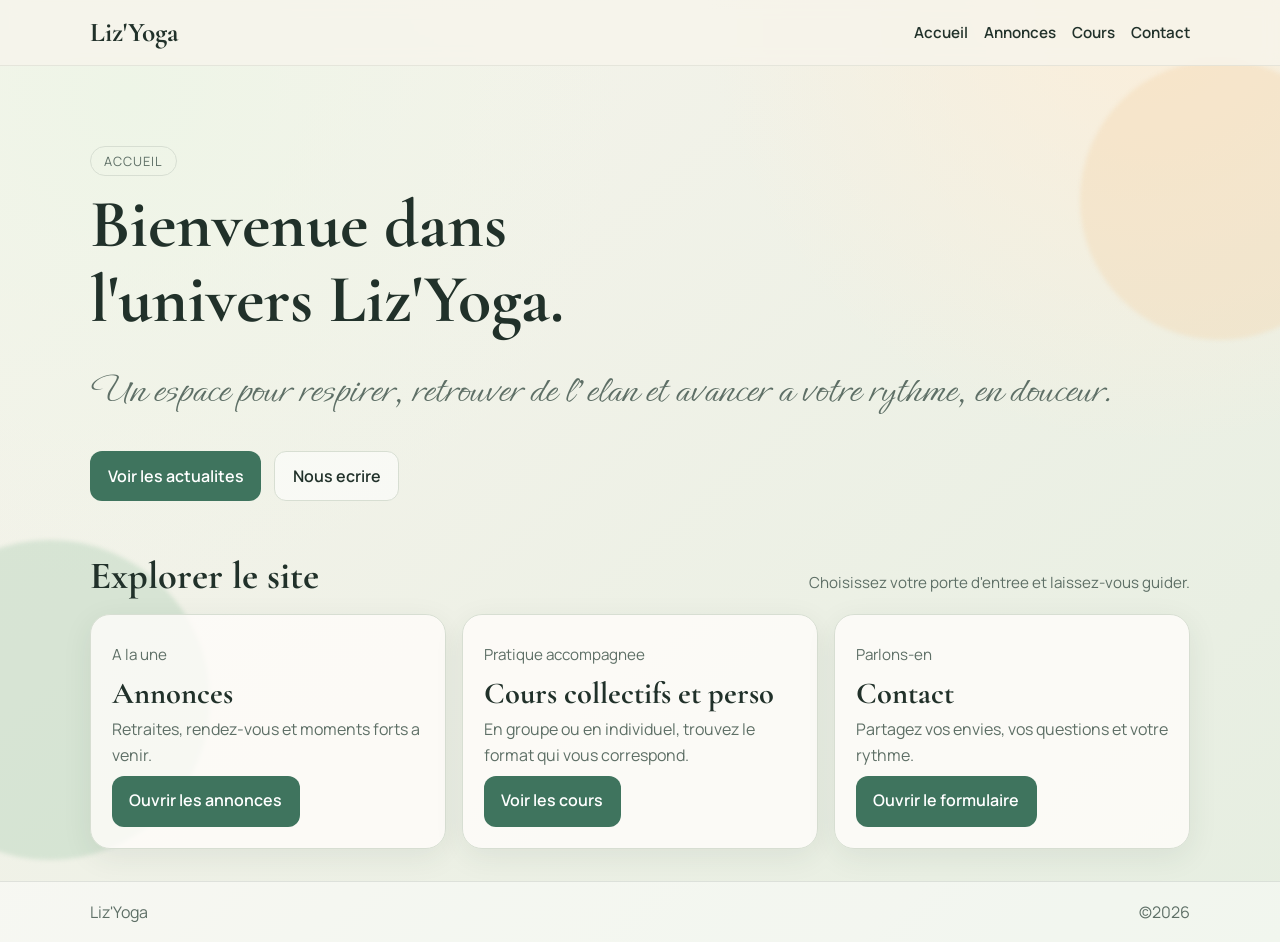
<file: index.html>
<!DOCTYPE html>
<html lang="fr">
  <head>
    <meta charset="UTF-8" />
    <meta name="viewport" content="width=device-width, initial-scale=1.0, maximum-scale=1.0, user-scalable=no" />
    <title>Liz'Yoga | Accueil</title>
    <link rel="stylesheet" href="styles.css" />
  </head>
  <body>
    <header class="site-header">
      <div class="container nav-wrap">
        <a class="brand" href="index.html">Liz'Yoga</a>
        <button
          class="nav-toggle"
          id="navToggle"
          type="button"
          aria-label="Ouvrir le menu"
          aria-controls="siteNav"
          aria-expanded="false"
        >
          <span class="icon-menu" aria-hidden="true"></span>
        </button>
        <nav class="site-nav" id="siteNav" aria-label="Navigation principale">
          <button class="nav-close" id="navClose" type="button" aria-label="Fermer le menu">
            <span class="icon-close" aria-hidden="true"></span>
          </button>
          <a href="index.html">Accueil</a>
          <a href="announcements.html">Annonces</a>
          <a href="coaching.html">Cours</a>
          <a href="contact.html">Contact</a>
        </nav>
      </div>
    </header>
    <div class="nav-overlay" id="navOverlay"></div>

    <main>
      <section class="hero container animate-rise" id="home">
        <p class="kicker">Accueil</p>
        <h1>Bienvenue dans l'univers Liz'Yoga.</h1>
        <p class="lead">
          Un espace pour respirer, retrouver de l'elan et avancer a votre rythme,
          en douceur.
        </p>
        <div class="hero-actions">
          <a class="button" href="announcements.html">Voir les actualites</a>
          <a class="button button-ghost" href="contact.html">Nous ecrire</a>
        </div>
      </section>

      <section class="container section animate-rise">
        <div class="section-head">
          <h2>Explorer le site</h2>
          <p class="section-note">Choisissez votre porte d'entree et laissez-vous guider.</p>
        </div>
        <div class="announcement-grid">
          <article class="info-card">
            <p class="meta">A la une</p>
            <h3>Annonces</h3>
            <p>Retraites, rendez-vous et moments forts a venir.</p>
            <p><a class="button" href="announcements.html">Ouvrir les annonces</a></p>
          </article>
          <article class="info-card">
            <p class="meta">Pratique accompagnee</p>
            <h3>Cours collectifs et perso</h3>
            <p>En groupe ou en individuel, trouvez le format qui vous correspond.</p>
            <p><a class="button" href="coaching.html">Voir les cours</a></p>
          </article>
          <article class="info-card">
            <p class="meta">Parlons-en</p>
            <h3>Contact</h3>
            <p>Partagez vos envies, vos questions et votre rythme.</p>
            <p><a class="button" href="contact.html">Ouvrir le formulaire</a></p>
          </article>
        </div>
      </section>
    </main>

    <footer class="site-footer">
      <div class="container footer-wrap">
        <p>Liz'Yoga</p>
        <p>©<span id="year"></span></p>
      </div>
    </footer>

    <script src="script.js" defer></script>
  </body>
</html>
</file>
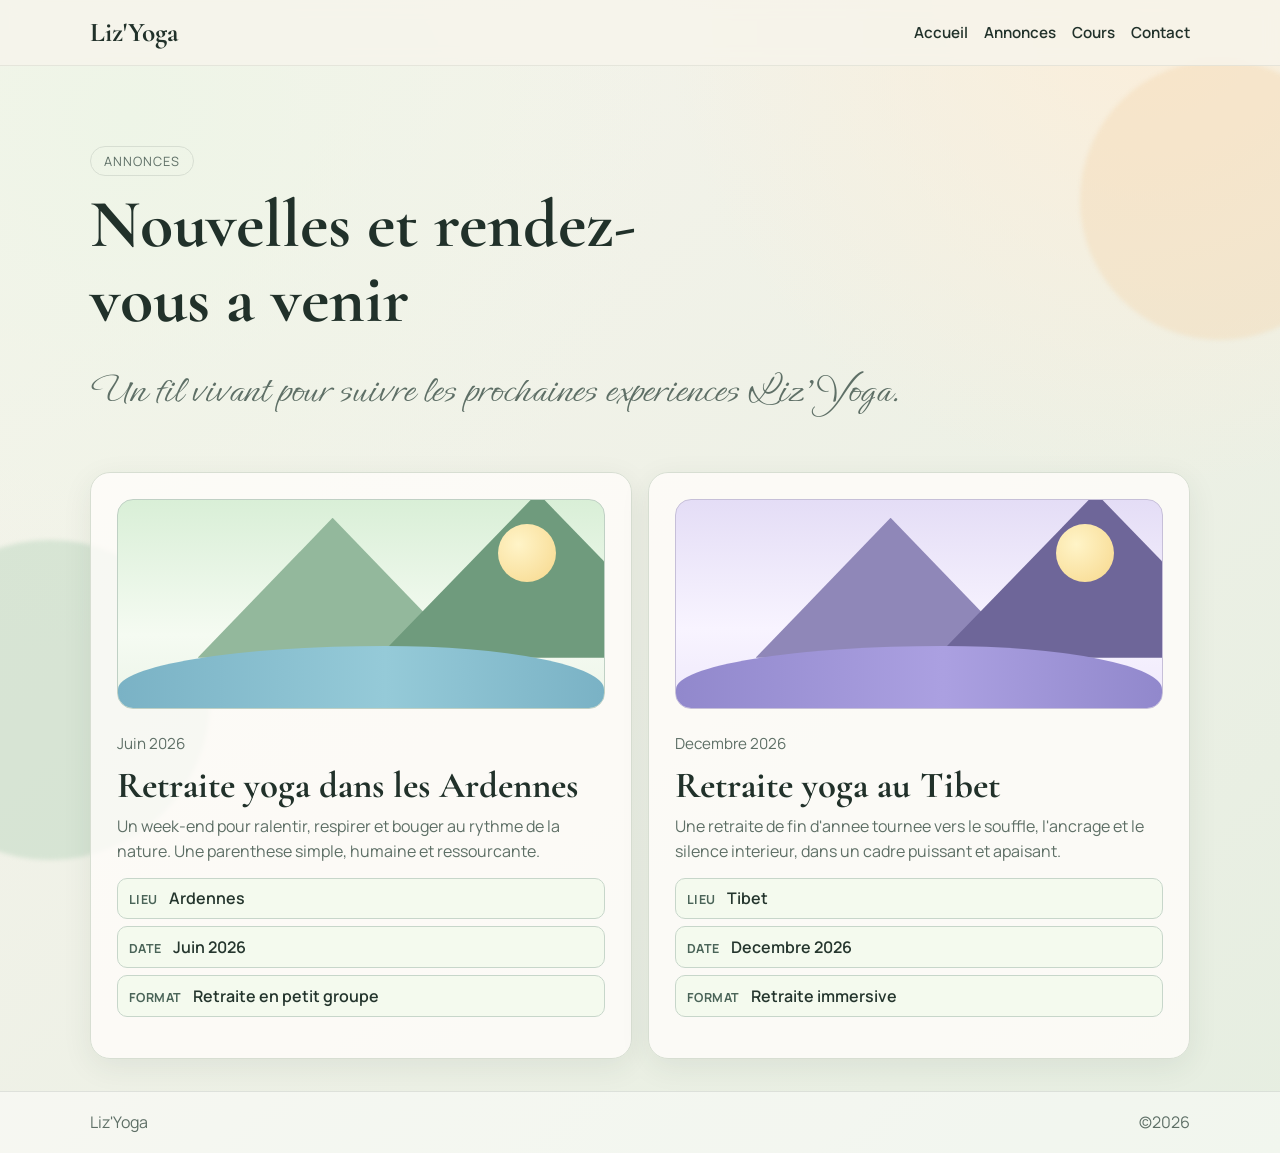
<file: announcements.html>
<!DOCTYPE html>
<html lang="fr">
  <head>
    <meta charset="UTF-8" />
    <meta name="viewport" content="width=device-width, initial-scale=1.0, maximum-scale=1.0, user-scalable=no" />
    <title>Liz'Yoga | Annonces</title>
    <link rel="stylesheet" href="styles.css" />
  </head>
  <body>
    <header class="site-header">
      <div class="container nav-wrap">
        <a class="brand" href="index.html">Liz'Yoga</a>
        <button
          class="nav-toggle"
          id="navToggle"
          type="button"
          aria-label="Ouvrir le menu"
          aria-controls="siteNav"
          aria-expanded="false"
        >
          <span class="icon-menu" aria-hidden="true"></span>
        </button>
        <nav class="site-nav" id="siteNav" aria-label="Navigation principale">
          <button class="nav-close" id="navClose" type="button" aria-label="Fermer le menu">
            <span class="icon-close" aria-hidden="true"></span>
          </button>
          <a href="index.html">Accueil</a>
          <a href="announcements.html">Annonces</a>
          <a href="coaching.html">Cours</a>
          <a href="contact.html">Contact</a>
        </nav>
      </div>
    </header>
    <div class="nav-overlay" id="navOverlay"></div>

    <main>
      <section class="hero container animate-rise">
        <p class="kicker">Annonces</p>
        <h1>Nouvelles et rendez-vous a venir</h1>
        <p class="lead">Un fil vivant pour suivre les prochaines experiences Liz'Yoga.</p>
      </section>

      <section class="container section section-annonces animate-rise">
        <div class="announcement-grid announcement-grid-double">
          <article class="info-card info-card-wide retreat-card">
            <div class="retreat-illustration" aria-hidden="true">
              <span class="mountain mountain-back"></span>
              <span class="mountain mountain-front"></span>
              <span class="sun"></span>
              <span class="river"></span>
            </div>
            <p class="meta">Juin 2026</p>
            <h3>Retraite yoga dans les Ardennes</h3>
            <p>
              Un week-end pour ralentir, respirer et bouger au rythme de la nature.
              Une parenthese simple, humaine et ressourcante.
            </p>
            <dl class="info-list" aria-label="Informations retraite Ardennes">
              <div class="info-item">
                <dt>Lieu</dt>
                <dd>Ardennes</dd>
              </div>
              <div class="info-item">
                <dt>Date</dt>
                <dd>Juin 2026</dd>
              </div>
              <div class="info-item">
                <dt>Format</dt>
                <dd>Retraite en petit groupe</dd>
              </div>
            </dl>
          </article>

          <article class="info-card info-card-wide retreat-card">
            <div class="retreat-illustration retreat-illustration-tibet" aria-hidden="true">
              <span class="mountain mountain-back"></span>
              <span class="mountain mountain-front"></span>
              <span class="sun"></span>
              <span class="river"></span>
            </div>
            <p class="meta">Decembre 2026</p>
            <h3>Retraite yoga au Tibet</h3>
            <p>
              Une retraite de fin d'annee tournee vers le souffle, l'ancrage et le
              silence interieur, dans un cadre puissant et apaisant.
            </p>
            <dl class="info-list" aria-label="Informations retraite Tibet">
              <div class="info-item">
                <dt>Lieu</dt>
                <dd>Tibet</dd>
              </div>
              <div class="info-item">
                <dt>Date</dt>
                <dd>Decembre 2026</dd>
              </div>
              <div class="info-item">
                <dt>Format</dt>
                <dd>Retraite immersive</dd>
              </div>
            </dl>
          </article>
        </div>
      </section>
    </main>

    <footer class="site-footer">
      <div class="container footer-wrap">
        <p>Liz'Yoga</p>
        <p>©<span id="year"></span></p>
      </div>
    </footer>

    <script src="script.js" defer></script>
  </body>
</html>
</file>
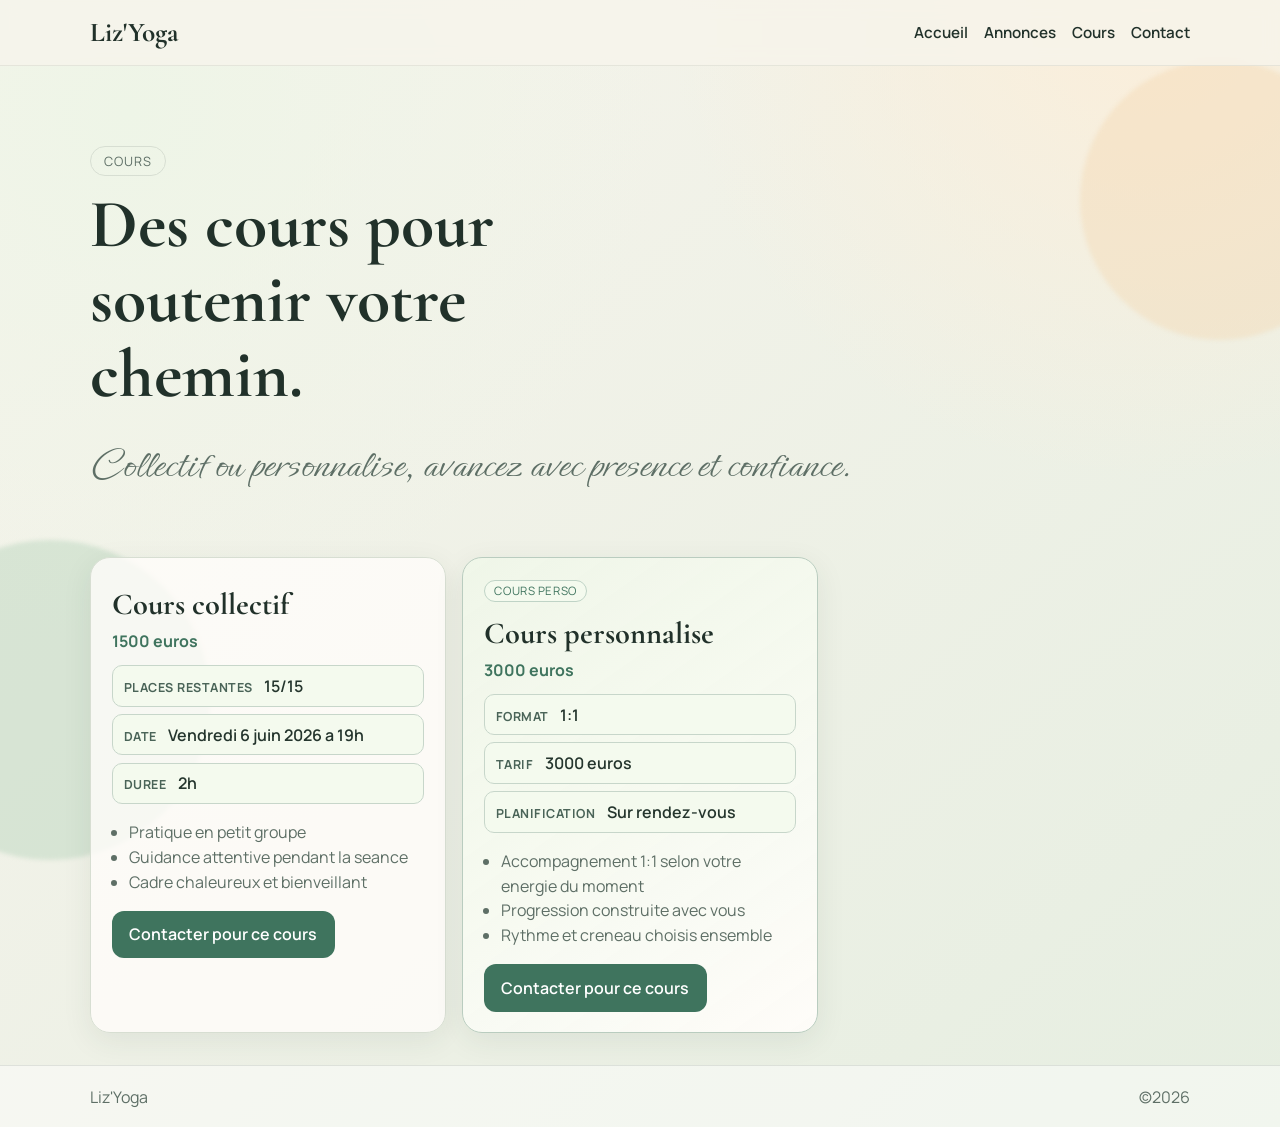
<file: coaching.html>
<!DOCTYPE html>
<html lang="fr">
  <head>
    <meta charset="UTF-8" />
    <meta name="viewport" content="width=device-width, initial-scale=1.0, maximum-scale=1.0, user-scalable=no" />
    <title>Liz'Yoga | Cours</title>
    <link rel="stylesheet" href="styles.css" />
  </head>
  <body>
    <header class="site-header">
      <div class="container nav-wrap">
        <a class="brand" href="index.html">Liz'Yoga</a>
        <button
          class="nav-toggle"
          id="navToggle"
          type="button"
          aria-label="Ouvrir le menu"
          aria-controls="siteNav"
          aria-expanded="false"
        >
          <span class="icon-menu" aria-hidden="true"></span>
        </button>
        <nav class="site-nav" id="siteNav" aria-label="Navigation principale">
          <button class="nav-close" id="navClose" type="button" aria-label="Fermer le menu">
            <span class="icon-close" aria-hidden="true"></span>
          </button>
          <a href="index.html">Accueil</a>
          <a href="announcements.html">Annonces</a>
          <a href="coaching.html">Cours</a>
          <a href="contact.html">Contact</a>
        </nav>
      </div>
    </header>
    <div class="nav-overlay" id="navOverlay"></div>

    <main>
      <section class="hero container animate-rise">
        <p class="kicker">Cours</p>
        <h1>Des cours pour soutenir votre chemin.</h1>
        <p class="lead">Collectif ou personnalise, avancez avec presence et confiance.</p>
      </section>

      <section class="container section animate-rise">
        <div class="offer-grid">
          <article class="offer-card">
            <h3>Cours collectif</h3>
            <p class="price">1500 euros</p>
            <dl class="info-list" aria-label="Informations du cours collectif">
              <div class="info-item">
                <dt>Places restantes</dt>
                <dd>15/15</dd>
              </div>
              <div class="info-item">
                <dt>Date</dt>
                <dd>Vendredi 6 juin 2026 a 19h</dd>
              </div>
              <div class="info-item">
                <dt>Duree</dt>
                <dd>2h</dd>
              </div>
            </dl>
            <ul>
              <li>Pratique en petit groupe</li>
              <li>Guidance attentive pendant la seance</li>
              <li>Cadre chaleureux et bienveillant</li>
            </ul>
            <p class="course-cta-wrap">
              <a class="button" href="contact.html?cours=collectif">Contacter pour ce cours</a>
            </p>
          </article>
          <article class="offer-card featured-offer">
            <p class="badge">Cours perso</p>
            <h3>Cours personnalise</h3>
            <p class="price">3000 euros</p>
            <dl class="info-list" aria-label="Informations du cours personnalise">
              <div class="info-item">
                <dt>Format</dt>
                <dd>1:1</dd>
              </div>
              <div class="info-item">
                <dt>Tarif</dt>
                <dd>3000 euros</dd>
              </div>
              <div class="info-item">
                <dt>Planification</dt>
                <dd>Sur rendez-vous</dd>
              </div>
            </dl>
            <ul>
              <li>Accompagnement 1:1 selon votre energie du moment</li>
              <li>Progression construite avec vous</li>
              <li>Rythme et creneau choisis ensemble</li>
            </ul>
            <p class="course-cta-wrap">
              <a class="button" href="contact.html?cours=personnalise">Contacter pour ce cours</a>
            </p>
          </article>
        </div>
      </section>
    </main>

    <footer class="site-footer">
      <div class="container footer-wrap">
        <p>Liz'Yoga</p>
        <p>©<span id="year"></span></p>
      </div>
    </footer>

    <script src="script.js" defer></script>
  </body>
</html>
</file>
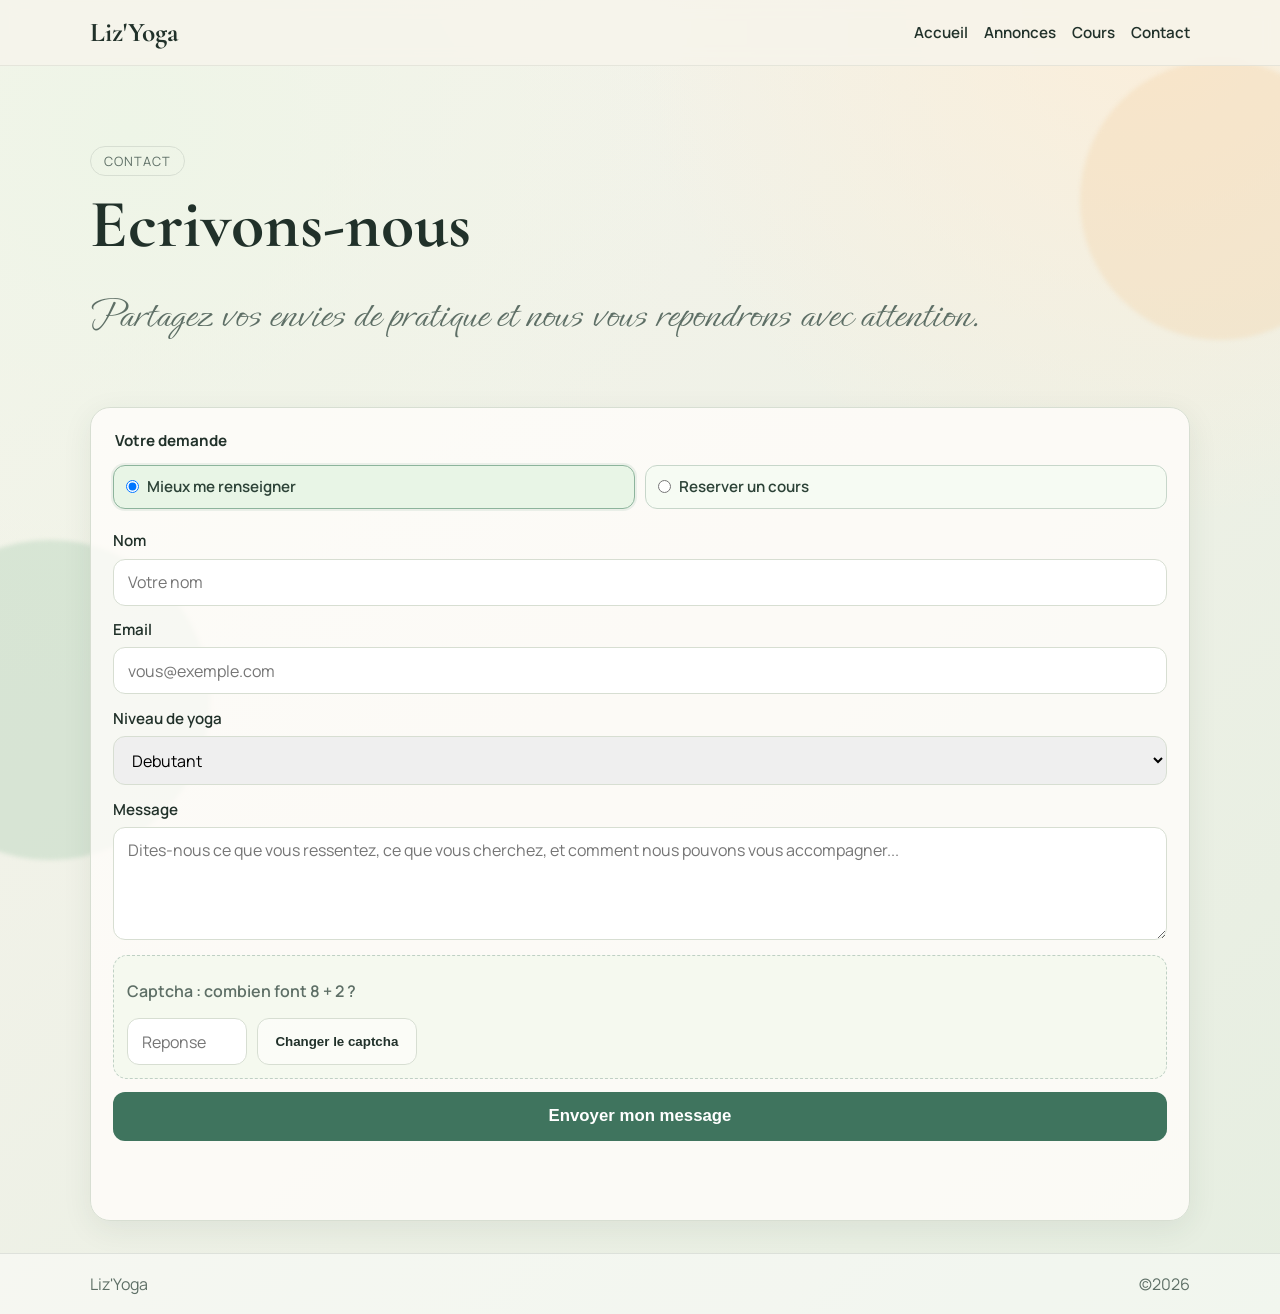
<file: contact.html>
<!DOCTYPE html>
<html lang="fr">
  <head>
    <meta charset="UTF-8" />
    <meta name="viewport" content="width=device-width, initial-scale=1.0, maximum-scale=1.0, user-scalable=no" />
    <title>Liz'Yoga | Contact</title>
    <link rel="stylesheet" href="styles.css" />
  </head>
  <body>
    <header class="site-header">
      <div class="container nav-wrap">
        <a class="brand" href="index.html">Liz'Yoga</a>
        <button
          class="nav-toggle"
          id="navToggle"
          type="button"
          aria-label="Ouvrir le menu"
          aria-controls="siteNav"
          aria-expanded="false"
        >
          <span class="icon-menu" aria-hidden="true"></span>
        </button>
        <nav class="site-nav" id="siteNav" aria-label="Navigation principale">
          <button class="nav-close" id="navClose" type="button" aria-label="Fermer le menu">
            <span class="icon-close" aria-hidden="true"></span>
          </button>
          <a href="index.html">Accueil</a>
          <a href="announcements.html">Annonces</a>
          <a href="coaching.html">Cours</a>
          <a href="contact.html">Contact</a>
        </nav>
      </div>
    </header>
    <div class="nav-overlay" id="navOverlay"></div>

    <main>
      <section class="hero container animate-rise">
        <p class="kicker">Contact</p>
        <h1>Ecrivons-nous</h1>
        <p class="lead">Partagez vos envies de pratique et nous vous repondrons avec attention.</p>
      </section>

      <section class="container section animate-rise">
        <div class="contact-card">
          <form id="contactForm" class="contact-form" action="#" method="post">
            <fieldset class="form-section request-type" aria-label="Type de demande">
              <legend>Votre demande</legend>
              <div class="request-options">
                <label class="request-option" for="requestInfo">
                  <input
                    id="requestInfo"
                    type="radio"
                    name="requestType"
                    value="information"
                    checked
                  />
                  <span>Mieux me renseigner</span>
                </label>
                <label class="request-option" for="requestBooking">
                  <input
                    id="requestBooking"
                    type="radio"
                    name="requestType"
                    value="reservation"
                  />
                  <span>Reserver un cours</span>
                </label>
              </div>
            </fieldset>

            <label for="name">Nom</label>
            <input id="name" name="name" type="text" placeholder="Votre nom" required />

            <label for="email">Email</label>
            <input
              id="email"
              name="email"
              type="email"
              placeholder="vous@exemple.com"
              required
            />

            <div id="courseTypeWrapper" style="display:none;">
              <label for="courseType">Cours qui vous appelle</label>
              <select id="courseType" name="courseType">
                <option value="">Choisir un cours</option>
                <option value="collectif">Cours collectif (1500 euros)</option>
                <option value="personnalise">Cours personnalise (3000 euros)</option>
              </select>
              <p id="courseHint" class="course-hint" aria-live="polite"></p>
            </div>

            <label for="yogaLevel">Niveau de yoga</label>
            <select id="yogaLevel" name="yogaLevel" required>
              <option value="debutant">Debutant</option>
              <option value="intermediaire">Intermediaire</option>
              <option value="avance">Avance</option>
            </select>

            <label for="message">Message</label>
            <textarea
              id="message"
              name="message"
              rows="4"
              placeholder="Dites-nous ce que vous ressentez, ce que vous cherchez, et comment nous pouvons vous accompagner..."
              required
            ></textarea>

            <div class="captcha-wrap">
              <p class="captcha-question" id="captchaQuestion" aria-live="polite"></p>
              <div class="captcha-row">
                <input
                  id="captchaInput"
                  name="captcha"
                  type="number"
                  inputmode="numeric"
                  placeholder="Reponse"
                  required
                />
                <button id="refreshCaptcha" class="button button-ghost" type="button">
                  Changer le captcha
                </button>
              </div>
            </div>

            <button class="button" type="submit">Envoyer mon message</button>
            <p id="formMessage" class="form-message" aria-live="polite"></p>
          </form>
        </div>
      </section>
    </main>

    <footer class="site-footer">
      <div class="container footer-wrap">
        <p>Liz'Yoga</p>
        <p>©<span id="year"></span></p>
      </div>
    </footer>

    <script src="script.js" defer></script>
  </body>
</html>
</file>
<file: styles.css>
@import url("https://fonts.googleapis.com/css2?family=Cormorant+Garamond:wght@500;600;700&family=Ephesis&family=Manrope:wght@400;500;600;700&display=swap");

:root {
  --bg-cream: #f7f4ec;
  --bg-sage: #e6eee1;
  --card: #fffdfa;
  --text: #21312a;
  --muted: #5e6f66;
  --accent: #3f745e;
  --accent-hover: #2f5f4d;
  --line: #d7ded2;
}

* {
  box-sizing: border-box;
}

body {
  overflow-x: hidden;
  margin: 0;
  max-width: 100vw;
  min-height: 100vh;
  display: flex;
  flex-direction: column;
  font-family: "Manrope", sans-serif;
  color: var(--text);
  background: radial-gradient(circle at 10% 10%, #eef5e7, transparent 35%),
    radial-gradient(circle at 90% 0%, #fbeeda, transparent 30%),
    linear-gradient(140deg, var(--bg-cream), var(--bg-sage));
}

main {
  flex: 1;
  padding-bottom: 2rem;
}

body::before,
body::after {
  content: "";
  position: fixed;
  z-index: -1;
  border-radius: 50%;
  filter: blur(2px);
}

body::before {
  width: 280px;
  height: 280px;
  top: 60px;
  right: -80px;
  background: rgba(243, 211, 170, 0.35);
}

body::after {
  width: 320px;
  height: 320px;
  left: -110px;
  bottom: 40px;
  background: rgba(166, 203, 174, 0.35);
}

.container {
  width: min(1100px, 92vw);
  margin: 0 auto;
}

.site-header {
  position: sticky;
  top: 0;
  z-index: 60;
  background: rgba(247, 244, 236, 0.8);
  border-bottom: 1px solid rgba(33, 49, 42, 0.08);
}

@media (min-width: 641px) {
  .site-header {
    backdrop-filter: blur(8px);
    -webkit-backdrop-filter: blur(8px);
  }
}

.nav-wrap {
  display: flex;
  align-items: center;
  justify-content: space-between;
  padding: 1rem 0;
}

.brand {
  font-family: "Cormorant Garamond", serif;
  font-size: 1.7rem;
  font-weight: 700;
  color: var(--text);
  text-decoration: none;
}

.site-nav {
  display: flex;
  gap: 1rem;
}

.nav-toggle {
  display: none;
  border: 1px solid var(--line);
  background: rgba(255, 255, 255, 0.9);
  color: var(--text);
  border-radius: 12px;
  width: 44px;
  height: 44px;
  padding: 0;
  font: inherit;
  font-weight: 700;
  cursor: pointer;
}

.icon-menu {
  position: relative;
  display: inline-block;
  width: 18px;
  height: 2px;
  background: currentColor;
  border-radius: 999px;
}

.icon-menu::before,
.icon-menu::after {
  content: "";
  position: absolute;
  left: 0;
  width: 18px;
  height: 2px;
  background: currentColor;
  border-radius: 999px;
}

.icon-menu::before {
  top: -6px;
}

.icon-menu::after {
  top: 6px;
}

.nav-overlay {
  position: fixed;
  inset: 0;
  background: rgba(16, 28, 22, 0.4);
  opacity: 0;
  pointer-events: none;
  transition: opacity 0.22s ease;
  z-index: 50;
}

.nav-close {
  display: none;
}

.site-nav a {
  text-decoration: none;
  color: var(--text);
  font-size: 0.95rem;
  font-weight: 600;
}

.site-nav a:hover,
.site-nav a:focus-visible {
  color: var(--accent);
}

.hero {
  padding: 5rem 0 2rem;
}

.kicker {
  display: inline-block;
  margin: 0 0 0.8rem;
  padding: 0.3rem 0.8rem;
  border: 1px solid var(--line);
  border-radius: 999px;
  color: var(--muted);
  font-size: 0.8rem;
  letter-spacing: 0.08em;
  text-transform: uppercase;
}

h1,
h2,
h3 {
  margin: 0;
  font-family: "Cormorant Garamond", serif;
  line-height: 1.1;
}

h1 {
  max-width: 18ch;
  font-size: clamp(2.25rem, 5.5vw, 4.25rem);
}

.lead {
  max-width: 56ch;
  margin: 1rem 0 0;
  color: var(--muted);
  line-height: 1.7;
  font-family: "Ephesis", cursive;
  font-size: clamp(1.9rem, 3.4vw, 2.7rem);
}

.hero-actions {
  display: flex;
  flex-wrap: wrap;
  gap: 0.8rem;
  margin-top: 1.5rem;
}

.button {
  border: 0;
  display: inline-flex;
  align-items: center;
  justify-content: center;
  padding: 0.8rem 1.1rem;
  border-radius: 12px;
  background: var(--accent);
  color: #ffffff;
  text-decoration: none;
  cursor: pointer;
  font-weight: 600;
  transition: transform 0.18s ease, background 0.18s ease;
}

.button:hover,
.button:focus-visible {
  background: var(--accent-hover);
  transform: translateY(-1px);
}

.button-ghost {
  border: 1px solid var(--line);
  color: var(--text);
  background: rgba(255, 255, 255, 0.55);
}

.button-ghost:hover,
.button-ghost:focus-visible {
  background: rgba(255, 255, 255, 0.85);
}

.section {
  margin-top: 1.4rem;
}

.info-card,
.offer-card,
.contact-card {
  border: 1px solid var(--line);
  border-radius: 20px;
  background: rgba(255, 253, 250, 0.8);
  box-shadow: 0 8px 30px rgba(39, 58, 45, 0.08);
}

.section-head {
  display: flex;
  flex-wrap: wrap;
  align-items: baseline;
  justify-content: space-between;
  gap: 0.8rem;
  margin: 0 0 1rem;
}

.section-head h2 {
  font-size: clamp(1.7rem, 4vw, 2.4rem);
}

.section-note,
.meta {
  margin: 0;
  color: var(--muted);
  font-size: 0.95rem;
}

.announcement-grid,
.offer-grid {
  display: grid;
  grid-template-columns: repeat(3, minmax(0, 1fr));
  gap: 1rem;
}

.info-card,
.offer-card {
  padding: 1.3rem;
}

.info-card h3,
.offer-card h3 {
  margin-top: 0.6rem;
  font-size: clamp(1.5rem, 2.5vw, 1.9rem);
}

.info-card p {
  margin: 0.45rem 0 0;
  color: var(--muted);
  line-height: 1.6;
}

.section-annonces {
  margin-top: 0.8rem;
}

.info-card-wide {
  width: 100%;
  padding: 1.6rem;
}

.announcement-grid-double {
  grid-template-columns: repeat(2, minmax(0, 1fr));
  align-items: stretch;
}

.retreat-card h3 {
  font-size: clamp(1.8rem, 3vw, 2.3rem);
}

.retreat-card {
  display: flex;
  flex-direction: column;
}

.retreat-illustration {
  position: relative;
  height: 210px;
  margin-bottom: 1rem;
  border-radius: 16px;
  overflow: hidden;
  border: 1px solid #bfd0c4;
  background: linear-gradient(180deg, #d9efd7 0%, #f5fbf2 65%, #ecf4e8 100%);
}

.retreat-illustration-tibet {
  border-color: #c6bfd8;
  background: linear-gradient(180deg, #e4ddf6 0%, #f8f4ff 62%, #eee8fb 100%);
}

.retreat-illustration-tibet .mountain-back {
  background: #8f87b8;
}

.retreat-illustration-tibet .mountain-front {
  background: #6e6699;
}

.retreat-illustration-tibet .river {
  background: linear-gradient(90deg, #9188cc 0%, #aba0e1 55%, #9188cc 100%);
}

.sun {
  position: absolute;
  top: 24px;
  right: 48px;
  width: 58px;
  height: 58px;
  border-radius: 50%;
  background: radial-gradient(circle at 35% 35%, #fff4c8, #f7d88c);
}

.mountain {
  position: absolute;
  bottom: 50px;
  clip-path: polygon(50% 0%, 0% 100%, 100% 100%);
}

.mountain-back {
  left: 80px;
  width: 270px;
  height: 140px;
  background: #93b89c;
}

.mountain-front {
  left: 260px;
  width: 320px;
  height: 165px;
  background: #6f9b7d;
}

.river {
  position: absolute;
  left: 0;
  right: 0;
  bottom: 0;
  height: 62px;
  background: linear-gradient(90deg, #7ab2c5 0%, #95cad8 55%, #7ab2c5 100%);
  border-top-left-radius: 55% 70%;
  border-top-right-radius: 45% 70%;
}

.price {
  margin: 0.55rem 0;
  color: var(--accent);
  font-weight: 700;
}

.info-list {
  margin: 0.8rem 0 1rem;
  padding: 0;
  display: grid;
  gap: 0.45rem;
}

.info-item {
  margin: 0;
  padding: 0.55rem 0.7rem;
  border: 1px solid #c7d6ca;
  border-radius: 10px;
  background: #f4faee;
  display: grid;
  grid-template-columns: auto 1fr;
  gap: 0.45rem 0.7rem;
  align-items: baseline;
}

.info-item dt {
  margin: 0;
  font-size: 0.78rem;
  letter-spacing: 0.04em;
  text-transform: uppercase;
  color: #4a6458;
  font-weight: 700;
}

.info-item dd {
  margin: 0;
  color: #24352d;
  font-weight: 600;
}

.offer-card ul {
  margin: 0;
  padding-left: 1.05rem;
  color: var(--muted);
  line-height: 1.55;
}

.course-cta-wrap {
  margin: 1rem 0 0;
}

.featured-offer {
  position: relative;
  border-color: #b9ccbf;
  background: linear-gradient(145deg, rgba(239, 247, 232, 0.85), rgba(255, 253, 250, 0.92));
}

.badge {
  display: inline-block;
  margin: 0 0 0.3rem;
  padding: 0.18rem 0.6rem;
  font-size: 0.72rem;
  letter-spacing: 0.05em;
  text-transform: uppercase;
  color: var(--accent);
  border: 1px solid #bfd3c6;
  border-radius: 999px;
  background: #f4faee;
}

.contact-card {
  padding: 1.4rem;
}

.contact-card h2 {
  font-size: clamp(1.8rem, 4vw, 2.5rem);
}

.contact-card p {
  margin: 0.7rem 0 1rem;
  color: var(--muted);
}

.contact-form {
  display: grid;
  gap: 0.45rem;
}

.form-section {
  margin: 0 0 0.5rem;
  border: 0;
  padding: 0;
}

.form-section legend {
  margin-bottom: 0.45rem;
  font-weight: 700;
  font-size: 0.95rem;
}

.request-options {
  display: grid;
  grid-template-columns: repeat(2, minmax(0, 1fr));
  gap: 0.6rem;
}

.request-option {
  border: 1px solid #c7d6ca;
  background: #f6fbf3;
  border-radius: 12px;
  padding: 0.65rem 0.75rem;
  display: flex;
  align-items: center;
  gap: 0.5rem;
  font-weight: 600;
  color: #2c4237;
  cursor: pointer;
}

.request-option:has(input:checked) {
  border-color: #8db49c;
  background: #e8f5e6;
  box-shadow: 0 0 0 2px rgba(102, 150, 120, 0.12);
}

.request-option input {
  margin: 0;
}

.contact-form label {
  margin-top: 0.4rem;
  font-weight: 600;
  font-size: 0.95rem;
}

.contact-form input,
.contact-form select,
.contact-form textarea {
  border: 1px solid var(--line);
  border-radius: 12px;
  padding: 0.72rem 0.85rem;
  font: inherit;
}

.course-hint {
  margin: 0.1rem 0 0.4rem;
  color: var(--muted);
  font-size: 0.9rem;
}

.contact-form .button[type="submit"] {
  margin-top: 0.35rem;
  font-size: 1.05rem;
  font-weight: 700;
  padding: 0.9rem 1.2rem;
}

.captcha-wrap {
  margin-top: 0.5rem;
  border: 1px dashed #bfd0c4;
  border-radius: 14px;
  padding: 0.8rem;
  background: rgba(240, 248, 236, 0.6);
}

.captcha-question {
  margin: 0;
  color: var(--text);
  font-weight: 600;
}

.captcha-row {
  display: flex;
  flex-wrap: wrap;
  gap: 0.6rem;
  margin-top: 0.55rem;
}

.captcha-row input {
  width: 120px;
}

.form-message {
  min-height: 1.4rem;
  margin: 0.55rem 0 0;
  font-weight: 600;
}

.form-message.error {
  color: #a53030;
}

.form-message.success {
  color: var(--accent);
}

.site-footer {
  border-top: 1px solid rgba(33, 49, 42, 0.11);
  background: rgba(255, 255, 255, 0.45);
}

.footer-wrap {
  display: flex;
  justify-content: space-between;
  align-items: center;
  gap: 1rem;
  padding: 1.2rem 0;
}

.footer-wrap p {
  margin: 0;
  color: var(--muted);
}

.animate-rise {
  animation: rise 0.75s ease both;
}

.animate-rise:nth-of-type(2) {
  animation-delay: 0.1s;
}

.animate-rise:nth-of-type(3) {
  animation-delay: 0.2s;
}

@keyframes rise {
  from {
    opacity: 0;
    transform: translateY(18px);
  }
  to {
    opacity: 1;
    transform: translateY(0);
  }
}

@media (max-width: 900px) {
  .announcement-grid,
  .offer-grid {
    grid-template-columns: repeat(2, minmax(0, 1fr));
  }

  .announcement-grid-double {
    grid-template-columns: 1fr;
  }

  .retreat-illustration {
    height: 190px;
  }

  .mountain-back {
    left: 35px;
    width: 220px;
    height: 115px;
  }

  .mountain-front {
    left: 190px;
    width: 250px;
    height: 130px;
  }
}

@media (max-width: 640px) {
  .nav-toggle {
    display: inline-flex;
    align-items: center;
    justify-content: center;
    z-index: 40;
  }

  .site-nav {
    position: fixed;
    top: 0;
    right: 0;
    width: min(82vw, 320px);
    height: var(--nav-viewport-height, 100vh);
    max-height: var(--nav-viewport-height, 100vh);
    display: flex;
    flex-direction: column;
    gap: 0.5rem;
    padding: 5.2rem 1rem 1rem;
    background: rgba(255, 253, 249, 0.98);
    border-left: 1px solid var(--line);
    box-shadow: -14px 0 30px rgba(18, 31, 25, 0.18);
    overflow-y: auto;
    -webkit-overflow-scrolling: touch;
    overscroll-behavior: contain;
    transform: translateX(100%);
    opacity: 0;
    pointer-events: none;
    transition: transform 0.24s ease, opacity 0.2s ease;
    z-index: 70;
  }

  .nav-close {
    display: inline-flex;
    align-items: center;
    justify-content: center;
    align-self: flex-end;
    border: 1px solid var(--line);
    background: #ffffff;
    color: var(--text);
    border-radius: 11px;
    width: 42px;
    height: 42px;
    padding: 0;
    font: inherit;
    font-weight: 700;
    margin-bottom: 0.4rem;
    cursor: pointer;
  }

  .icon-close {
    position: relative;
    display: inline-block;
    width: 16px;
    height: 16px;
  }

  .icon-close::before,
  .icon-close::after {
    content: "";
    position: absolute;
    left: 7px;
    top: 0;
    width: 2px;
    height: 16px;
    background: currentColor;
    border-radius: 999px;
  }

  .icon-close::before {
    transform: rotate(45deg);
  }

  .icon-close::after {
    transform: rotate(-45deg);
  }

  .site-nav a {
    width: 100%;
    display: block;
    padding: 0.7rem 0.4rem;
    border-bottom: 1px solid rgba(33, 49, 42, 0.08);
  }

  html.nav-open,
  body.nav-open {
    overflow: hidden;
    overscroll-behavior: none;
  }

  body.nav-open .site-nav {
    transform: translateX(0);
    opacity: 1;
    pointer-events: auto;
  }

  body.nav-open .site-header {
    position: fixed;
    top: 0;
    left: 0;
    right: 0;
  }

  body.nav-open .nav-overlay {
    opacity: 1;
    pointer-events: auto;
  }

  .hero {
    padding-top: 3.7rem;
  }

  .announcement-grid,
  .offer-grid {
    grid-template-columns: 1fr;
  }

  .request-options {
    grid-template-columns: 1fr;
  }

  .retreat-illustration {
    height: 170px;
  }

  .sun {
    right: 24px;
    width: 46px;
    height: 46px;
  }

  .mountain-back {
    left: 10px;
    width: 170px;
    height: 95px;
  }

  .mountain-front {
    left: 120px;
    width: 190px;
    height: 110px;
  }

  .footer-wrap {
    flex-direction: column;
    align-items: flex-start;
  }
}
</file>
